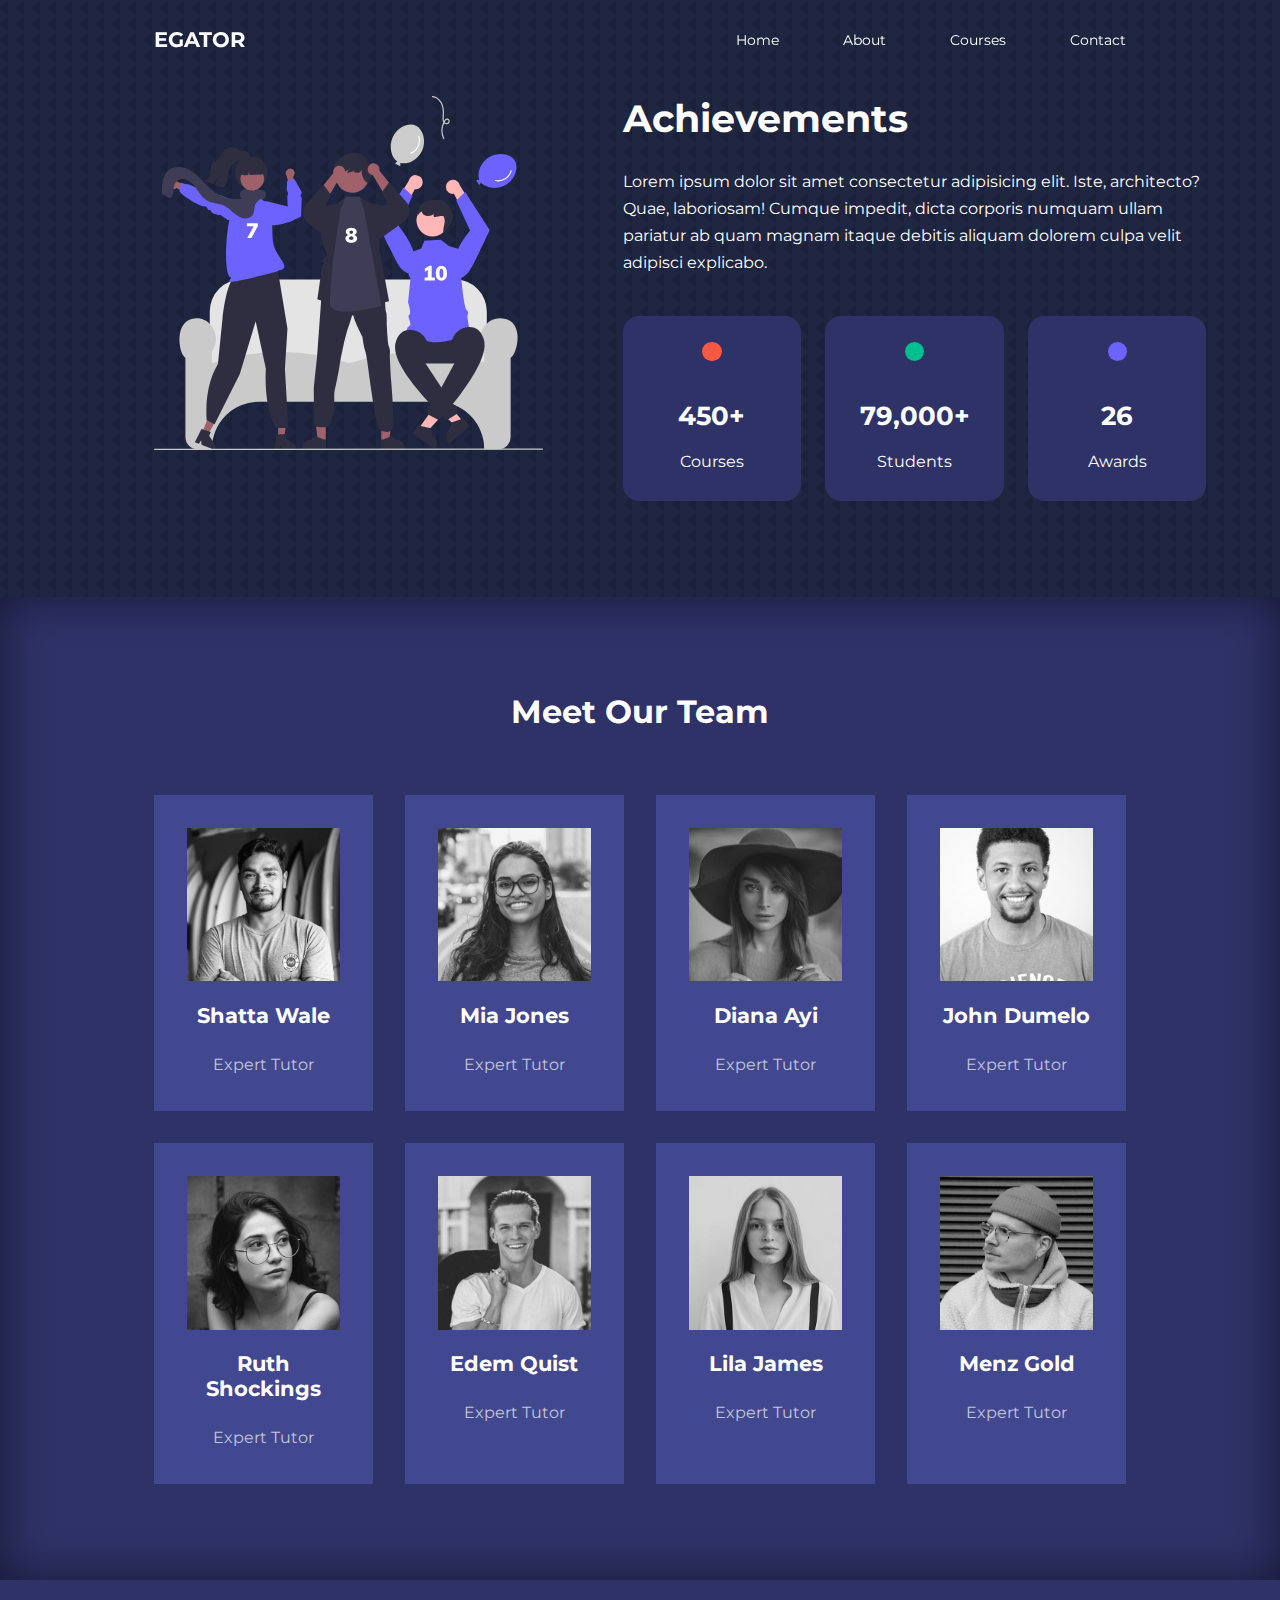
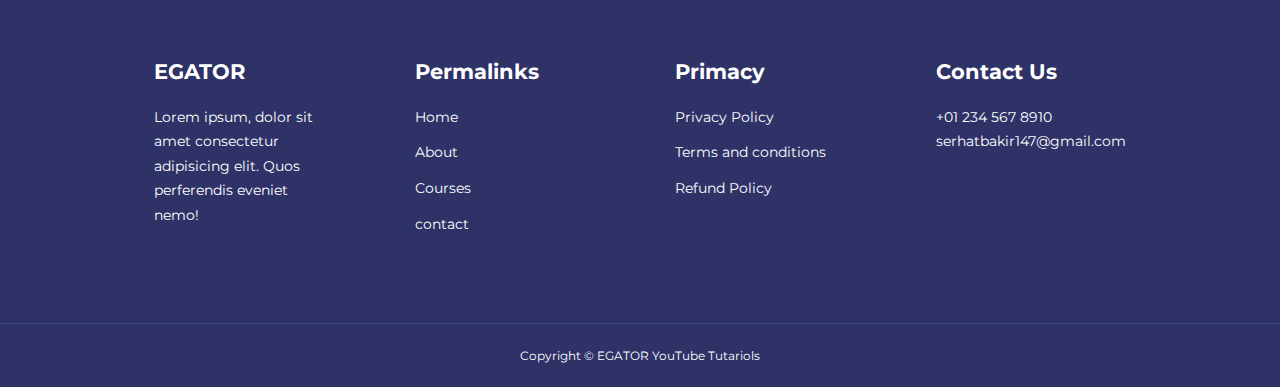
<file: about.html>
<!DOCTYPE html>
<html lang="en">
  <head>
    <meta charset="UTF-8" />
    <meta name="viewport" content="width=device-width, initial-scale=1.0" />
    <title>Responsive Multipage Education Website</title>

    <!--Iconscout cdn-->
    <link
      rel="stylesheet"
      href="https://unicons.iconscout.com/release/v2.1.6/css/unicons.css"
    />

    <!-- Google Fonts (Montserrat) -->
    <link rel="preconnect" href="https://fonts.googleapis.com" />
    <link rel="preconnect" href="https://fonts.gstatic.com" crossorigin />
    <link
      href="https://fonts.googleapis.com/css2?family=Electrolize&family=Montserrat:wght@300;400;500;600;700;800;900&display=swap"
      rel="stylesheet"
    />

    <link rel="stylesheet" href="css/style.css" />
    <link rel="stylesheet" href="css/about.css" />
    <style>
      body {
        background-image: url("./images/bg-texture.png");
      }
    </style>
  </head>
  <body>
    <!--Navbar Start-->
    <nav>
      <div class="container nav_container">
        <a href="index.html"><h4>EGATOR</h4></a>
        <ul class="nav_menu">
          <li><a href="index.html">Home</a></li>
          <li><a href="about.html">About</a></li>
          <li><a href="courses.html">Courses</a></li>
          <li><a href="contact.html">Contact</a></li>
        </ul>
        <button id="open-menu-btn"><i class="uil uil-bars"></i></button>
        <button id="close-menu-btn"><i class="uil uil-multiply"></i></button>
      </div>
    </nav>
    <!--Navbar End-->

    <section class="about_achievements">
      <div class="container about_achievements-container">
        <div class="about_achievements-left">
          <img src="images/about achievements.svg" alt="" />
        </div>

        <div class="about_achievements-right">
          <h1>Achievements</h1>
          <p>
            Lorem ipsum dolor sit amet consectetur adipisicing elit. Iste,
            architecto? Quae, laboriosam! Cumque impedit, dicta corporis numquam
            ullam pariatur ab quam magnam itaque debitis aliquam dolorem culpa
            velit adipisci explicabo.
          </p>
          <div class="achievements_cards">
            <article class="achievement_card">
              <span class="achievement_icon">
                <i class="uil uil-video"></i>
              </span>
              <h3>450+</h3>
              <p>Courses</p>
            </article>

            <article class="achievement_card">
              <span class="achievement_icon">
                <i class="uil uil-users-alt"></i>
              </span>
              <h3>79,000+</h3>
              <p>Students</p>
            </article>

            <article class="achievement_card">
              <span class="achievement_icon">
                <i class="uil uil-trophy"></i>
              </span>
              <h3>26</h3>
              <p>Awards</p>
            </article>
          </div>
        </div>
      </div>
    </section>

    <!--end of achievements-->

    <section class="team">
      <h2>Meet Our Team</h2>
      <div class="container team_container">
        <article class="team_member">
          <div class="team_member-image">
            <img src="images/tm1.jpg" alt="" />
          </div>
          <div class="team_member-info">
            <h4>Shatta Wale</h4>
            <p>Expert Tutor</p>
          </div>
          <div class="team_member-socials">
            <a href="https://instagram.com" target="_blank"
              ><i class="uil uil-instagram"></i
            ></a>
            <a href="https://twitter.com" target="_blank"
              ><i class="uil uil-twitter-alt"></i
            ></a>
            <a href="https://linkedin.com" target="_blank"
              ><i class="uil uil-linkedin-alt"></i
            ></a>
          </div>
        </article>

        <article class="team_member">
          <div class="team_member-image">
            <img src="images/tm2.jpg" alt="" />
          </div>
          <div class="team_member-info">
            <h4>Mia Jones</h4>
            <p>Expert Tutor</p>
          </div>
          <div class="team_member-socials">
            <a href="https://instagram.com" target="_blank"
              ><i class="uil uil-instagram"></i
            ></a>
            <a href="https://twitter.com" target="_blank"
              ><i class="uil uil-twitter-alt"></i
            ></a>
            <a href="https://linkedin.com" target="_blank"
              ><i class="uil uil-linkedin-alt"></i
            ></a>
          </div>
        </article>

        <article class="team_member">
          <div class="team_member-image">
            <img src="images/tm3.jpg" alt="" />
          </div>
          <div class="team_member-info">
            <h4>Diana Ayi</h4>
            <p>Expert Tutor</p>
          </div>
          <div class="team_member-socials">
            <a href="https://instagram.com" target="_blank"
              ><i class="uil uil-instagram"></i
            ></a>
            <a href="https://twitter.com" target="_blank"
              ><i class="uil uil-twitter-alt"></i
            ></a>
            <a href="https://linkedin.com" target="_blank"
              ><i class="uil uil-linkedin-alt"></i
            ></a>
          </div>
        </article>

        <article class="team_member">
          <div class="team_member-image">
            <img src="images/tm4.jpg" alt="" />
          </div>
          <div class="team_member-info">
            <h4>John Dumelo</h4>
            <p>Expert Tutor</p>
          </div>
          <div class="team_member-socials">
            <a href="https://instagram.com" target="_blank"
              ><i class="uil uil-instagram"></i
            ></a>
            <a href="https://twitter.com" target="_blank"
              ><i class="uil uil-twitter-alt"></i
            ></a>
            <a href="https://linkedin.com" target="_blank"
              ><i class="uil uil-linkedin-alt"></i
            ></a>
          </div>
        </article>

        <article class="team_member">
          <div class="team_member-image">
            <img src="images/tm5.jpg" alt="" />
          </div>
          <div class="team_member-info">
            <h4>Ruth Shockings</h4>
            <p>Expert Tutor</p>
          </div>
          <div class="team_member-socials">
            <a href="https://instagram.com" target="_blank"
              ><i class="uil uil-instagram"></i
            ></a>
            <a href="https://twitter.com" target="_blank"
              ><i class="uil uil-twitter-alt"></i
            ></a>
            <a href="https://linkedin.com" target="_blank"
              ><i class="uil uil-linkedin-alt"></i
            ></a>
          </div>
        </article>

        <article class="team_member">
          <div class="team_member-image">
            <img src="images/tm6.jpg" alt="" />
          </div>
          <div class="team_member-info">
            <h4>Edem Quist</h4>
            <p>Expert Tutor</p>
          </div>
          <div class="team_member-socials">
            <a href="https://instagram.com" target="_blank"
              ><i class="uil uil-instagram"></i
            ></a>
            <a href="https://twitter.com" target="_blank"
              ><i class="uil uil-twitter-alt"></i
            ></a>
            <a href="https://linkedin.com" target="_blank"
              ><i class="uil uil-linkedin-alt"></i
            ></a>
          </div>
        </article>

        <article class="team_member">
          <div class="team_member-image">
            <img src="images/tm7.jpg" alt="" />
          </div>
          <div class="team_member-info">
            <h4>Lila James</h4>
            <p>Expert Tutor</p>
          </div>
          <div class="team_member-socials">
            <a href="https://instagram.com" target="_blank"
              ><i class="uil uil-instagram"></i
            ></a>
            <a href="https://twitter.com" target="_blank"
              ><i class="uil uil-twitter-alt"></i
            ></a>
            <a href="https://linkedin.com" target="_blank"
              ><i class="uil uil-linkedin-alt"></i
            ></a>
          </div>
        </article>

        <article class="team_member">
          <div class="team_member-image">
            <img src="images/tm8.jpg" alt="" />
          </div>
          <div class="team_member-info">
            <h4>Menz Gold</h4>
            <p>Expert Tutor</p>
          </div>
          <div class="team_member-socials">
            <a href="https://instagram.com" target="_blank"
              ><i class="uil uil-instagram"></i
            ></a>
            <a href="https://twitter.com" target="_blank"
              ><i class="uil uil-twitter-alt"></i
            ></a>
            <a href="https://linkedin.com" target="_blank"
              ><i class="uil uil-linkedin-alt"></i
            ></a>
          </div>
        </article>
      </div>
    </section>

    <!--end of team section-->





    <footer>
      <div class="container footer_container">
        <div class="footer_1">
          <a href="index.html" class="footer_logo"><h4>EGATOR</h4></a>
          <p>
            Lorem ipsum, dolor sit amet consectetur adipisicing elit. Quos
            perferendis eveniet nemo!
          </p>
        </div>

        <div class="footer_2">
          <h4>Permalinks</h4>
          <ul class="permalinks">
            <li><a href="index.html">Home</a></li>
            <li><a href="about.html">About</a></li>
            <li><a href="courses.html">Courses</a></li>
            <li><a href="contact.html">contact</a></li>
          </ul>
        </div>

        <div class="footer_3">
          <h4>Primacy</h4>
          <ul class="privacy">
            <li><a href="#">Privacy Policy</a></li>
            <li><a href="#">Terms and conditions</a></li>
            <li><a href="#">Refund Policy</a></li>
          </ul>
        </div>

        <div class="footer_4">
          <h4>Contact Us</h4>
          <div>
            <p>+01 234 567 8910</p>
            <p>serhatbakir147@gmail.com</p>
          </div>

          <ul class="footer_socials">
            <li>
              <a href="#"><i class="uil uil-facebook-f"></i></a>
            </li>
            <li>
              <a href="#"><i class="uil uil-instagram-alt"></i></a>
            </li>
            <li>
              <a href="#"><i class="uil uil-twitter"></i></a>
            </li>
            <li>
              <a href="#"><i class="uil uil-linkedin-alt"></i></a>
            </li>
          </ul>
        </div>
      </div>
      <div class="footer_copyright">
        <small>Copyright &copy; EGATOR YouTube Tutariols</small>
      </div>
    </footer>

    <!--footer end-->

    <script src="main.js"></script>
  </body>
</html>
</file>
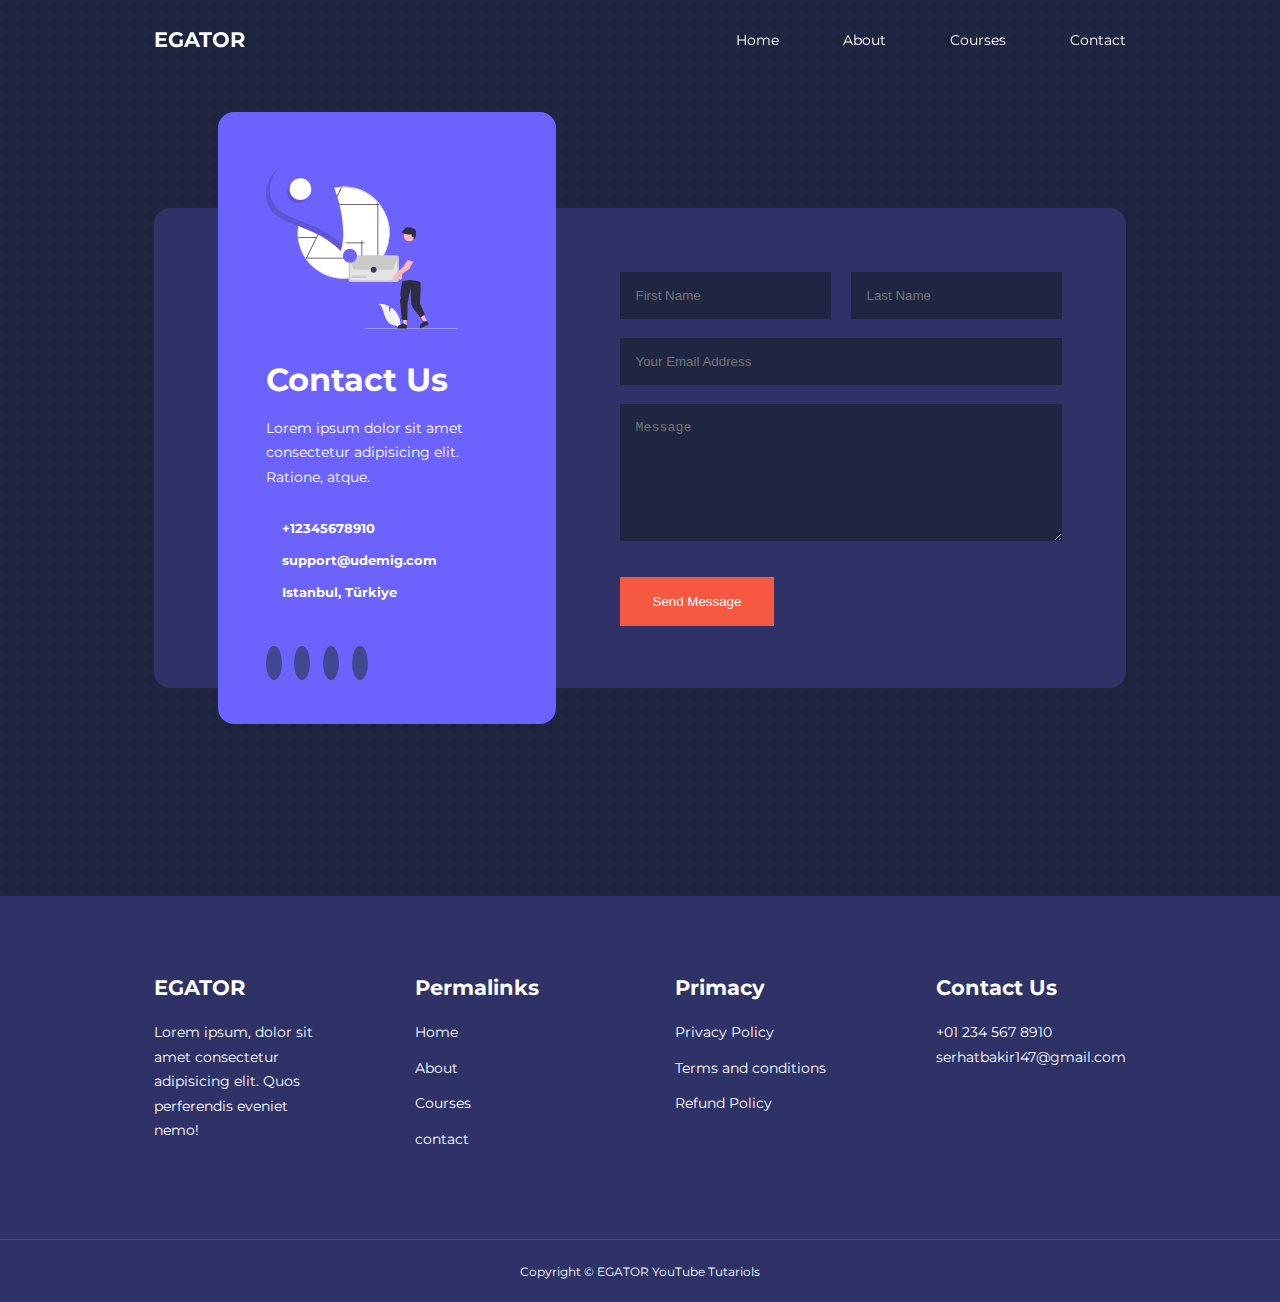
<file: contact.html>
<!DOCTYPE html>
<html lang="en">
  <head>
    <meta charset="UTF-8" />
    <meta name="viewport" content="width=device-width, initial-scale=1.0" />
    <title>Responsive Multipage Education Website</title>

    <!--Iconscout cdn-->
    <link
      rel="stylesheet"
      href="https://unicons.iconscout.com/release/v2.1.6/css/unicons.css"
    />

    <!-- Google Fonts (Montserrat) -->
    <link rel="preconnect" href="https://fonts.googleapis.com" />
    <link rel="preconnect" href="https://fonts.gstatic.com" crossorigin />
    <link
      href="https://fonts.googleapis.com/css2?family=Electrolize&family=Montserrat:wght@300;400;500;600;700;800;900&display=swap"
      rel="stylesheet"
    />

    <link rel="stylesheet" href="css/style.css" />
    <link rel="stylesheet" href="css/contact.css" />
    <style>
        body {
          background-image: url("./images/bg-texture.png");
        }
      </style>
  </head>
  <body>
    <!--Navbar Start-->
    <nav>
      <div class="container nav_container">
        <a href="index.html"><h4>EGATOR</h4></a>
        <ul class="nav_menu">
          <li><a href="index.html">Home</a></li>
          <li><a href="about.html">About</a></li>
          <li><a href="courses.html">Courses</a></li>
          <li><a href="contact.html">Contact</a></li>
        </ul>
        <button id="open-menu-btn"><i class="uil uil-bars"></i></button>
        <button id="close-menu-btn"><i class="uil uil-multiply"></i></button>
      </div>
    </nav>
    <!--Navbar End-->



    <section class="contact">
        <div class="container contact_container">
            <aside class="contact_aside">
                <div class="aside_image">
                    <img src="images/contact.svg" alt="">
                </div>
                <h2>Contact Us</h2>
                <p>Lorem ipsum dolor sit amet consectetur adipisicing elit. Ratione, atque.</p>
                <ul class="contact_details">
                    <li>
                        <i class="uil uil-phone-times"></i>
                        <h5>+12345678910</h5>
                    </li>
                    <li>
                        <i class="uil uil-envelope"></i>
                        <h5>support@udemig.com</h5>
                    </li>
                    <li>
                        <i class="uil uil-location-point"></i>
                        <h5>Istanbul, Türkiye</h5>
                    </li>
                </ul>
                <ul class="contact_socials">
                    <li> <a href="https://facebook.com"><i class="uil uil-facebook-f"></i></a></li>
                    <li> <a href="https://instagram.com"><i class="uil uil-instagram-alt"></i></a></li>
                    <li> <a href="https://twitter.com"><i class="uil uil-twitter"></i></a></li>
                    <li> <a href="https://linkedin.com"><i class="uil uil-linkedin-alt"></i></a></li>
                </ul>
            </aside>







            <form action="https://formspree.io/f/xbjveepj" method="POST" class="contact_form">
                <div class="form_name">
                    <input type="text" name="First Name" placeholder="First Name" required>
                    <input type="text" name="Last Name" placeholder="Last Name" required>
                </div>
                <input type="email" name="Email Address" placeholder="Your Email Address" required>
                <textarea name="Message"  rows="7" placeholder="Message" required></textarea>
                <button type="submit" class="btn btn-primary">Send Message</button>
            </form>
        </div>
    </section>














    <footer>
        <div class="container footer_container">
          <div class="footer_1">
            <a href="index.html" class="footer_logo"><h4>EGATOR</h4></a>
            <p>
              Lorem ipsum, dolor sit amet consectetur adipisicing elit. Quos
              perferendis eveniet nemo!
            </p>
          </div>
  
          <div class="footer_2">
            <h4>Permalinks</h4>
            <ul class="permalinks">
              <li><a href="index.html">Home</a></li>
              <li><a href="about.html">About</a></li>
              <li><a href="courses.html">Courses</a></li>
              <li><a href="contact.html">contact</a></li>
            </ul>
          </div>
  
          <div class="footer_3">
            <h4>Primacy</h4>
            <ul class="privacy">
              <li><a href="#">Privacy Policy</a></li>
              <li><a href="#">Terms and conditions</a></li>
              <li><a href="#">Refund Policy</a></li>
            </ul>
          </div>
  
          <div class="footer_4">
            <h4>Contact Us</h4>
            <div>
              <p>+01 234 567 8910</p>
              <p>serhatbakir147@gmail.com</p>
            </div>
  
            <ul class="footer_socials">
              <li>
                <a href="#"><i class="uil uil-facebook-f"></i></a>
              </li>
              <li>
                <a href="#"><i class="uil uil-instagram-alt"></i></a>
              </li>
              <li>
                <a href="#"><i class="uil uil-twitter"></i></a>
              </li>
              <li>
                <a href="#"><i class="uil uil-linkedin-alt"></i></a>
              </li>
            </ul>
          </div>
        </div>
        <div class="footer_copyright">
          <small>Copyright &copy; EGATOR YouTube Tutariols</small>
        </div>
      </footer>
  
      <!--footer end-->
  
      <script src="main.js"></script>
    </body>
  </html>
</file>
<file: css/style.css>
* {
  margin: 0;
  padding: 0;
  border: 0;
  outline: 0;
  text-decoration: none;
  list-style: none;
  box-sizing: border-box;
}

:root {
  --color-primary: #6c63ff;
  --color-success: #00bf8e;
  --color-warning: #f7c94b;
  --color-danger: #f75842;
  --color-danger-variant: rgba(247, 88, 66, 0.4);
  --color-white: #fff;
  --color-light: rgba(255, 255, 255, 0.7);
  --color-black: #000;
  --color-bg: #1f2641;
  --color-bg1: #2e3267;
  --color-bg2: #424890;

  --container-width-lg: 76%;
  --container-width-md: 90%;
  --container-width-sm: 94%;

  --transition: all 400ms ease;
}

body {
  font-family: "Montserrat", sans-serif;
  line-height: 1.7;
  color: var(--color-white);
  background: var(--color-bg);
}

.container {
  width: var(--container-width-lg);
  margin: 0 auto;
}

section {
  padding: 6rem 0;
}

section h2 {
  text-align: center;
  margin-bottom: 4rem;
}

h1,
h2,
h3,
h4,
h5 {
  line-height: 1.2;
}

h1 {
  font-size: 2.4rem;
}

h2 {
  font-size: 2rem;
}
h3 {
  font-size: 1.6rem;
}

h4 {
  font-size: 1.3rem;
}

a {
  color: var(--color-white);
}

img {
  width: 100%;
  display: block;
  object-fit: cover;
}

.btn {
  display: inline-block;
  background: var(--color-white);
  color: var(--color-black);
  padding: 1rem 2rem;
  border: 1px solid transparent;
  font-weight: 500;
  transition: var(--transition);
}

.btn:hover {
  background: transparent;
  color: var(--color-white);
  border-color: var(--color-white);
}

.btn-primary {
  background: var(--color-danger);
  color: var(--color-white);
}

/*Navbar start */
nav {
  background: transparent;
  width: 100vw;
  height: 5rem;
  position: fixed;
  top: 0;
  z-index: 11;
}

/*change navbar styles on scroll using javascript*/
.window-scroll {
  background: var(--color-primary);
  box-shadow: 0 1rem 2rem rgba(0, 0, 0, 0.2);
}

.nav_container {
  height: 100%;
  display: flex;
  justify-content: space-between;
  align-items: center;
}

nav button {
  display: none;
}

.nav_menu {
  display: flex;
  align-items: center;
  gap: 4rem;
}

.nav_menu a {
  font-size: 0.9rem;
  transition: var(--transition);
}

.nav_menu a:hover {
  color: var(--color-bg2);
}
/*navbar end */

/*header start*/
header {
  position: relative;
  top: 5rem;
  overflow: hidden;
  height: 70vh;
  margin-bottom: 5rem;
}

.header_container {
  display: grid;
  grid-template-columns: 1fr 1fr;
  align-items: center;
  gap: 5rem;
  height: 100%;
}

.header_left p {
  margin: 1rem 0 2.4rem;
}

/*categories */

.categories {
  background: var(--color-bg1);
  height: 32rem;
}

.categories h1 {
  line-height: 1;
  margin-bottom: 3rem;
}

.categories_container {
  display: grid;
  grid-template-columns: 40% 60%;
}

.categories_left {
  margin-right: 4rem;
}

.categories_left p {
  margin: 1rem 0 3rem;
}

.categories_right {
  display: grid;
  grid-template-columns: repeat(3, 1fr);
  gap: 1.2rem;
}

.category {
  background: var(--color-bg2);
  padding: 2rem;
  border-radius: 2rem;
  transition: var(--transition);
}

.category:hover {
  box-shadow: 0 3rem 3rem rgba(0, 0, 0, 0.3);
  z-index: 1;
}

.category:nth-child(2) .category_icon {
  background: var(--color-danger);
}

.category:nth-child(3) .category_icon {
  background: var(--color-success);
}

.category:nth-child(4) .category_icon {
  background: var(--color-warning);
}

.category:nth-child(5) .category_icon {
  background: var(--color-success);
}

.category_icon {
  background: var(--color-primary);
  padding: 0.7rem;
  border-radius: 0.9rem;
}

.category h5 {
  margin: 2rem 0 1rem;
}

.category p {
  font-size: 0.85rem;
}

/*catrgories end*/

/*Popular Courses*/

.courses {
  margin-top: 10rem;
}

.courses_container {
  display: grid;
  grid-template-columns: repeat(3, 1fr);
  gap: 2rem;
}

.course {
  background: var(--color-bg1);
  text-align: center;
  border: 1px solid transparent;
  transition: var(--transition);
}

.course:hover {
  background: transparent;
  border-color: var(--color-primary);
}

.course_info {
  padding: 2rem;
}

.course_info p {
  margin: 1.2rem 0 2rem;
  font-size: 0.9rem;
}
/* FAQs*/

.faqs {
  background: var(--color-bg1);
  box-shadow: inset 0 0 3rem rgba(0, 0, 0, 0.5);
}

.faqs_container {
  display: grid;
  grid-template-columns: 1fr 1fr;
  gap: 1rem;
}

.faq {
  padding: 2rem;
  display: flex;
  align-items: center;
  gap: 1.4rem;
  height: fit-content;
  background: var(--color-primary);
  cursor: pointer;
}

.faq h4 {
  font-size: 1rem;
  line-height: 2.2;
}

.faq_icon {
  align-self: flex-start;
  font-size: 1.2rem;
}

.faq p {
  margin: 0.8rem;
  display: none;
}

.faq.open p {
  display: block;
}

/* Testimonials*/
.testimonials_container {
  overflow-x: hidden;
  position: relative;
  margin-bottom: 5rem;
}

.testimonials {
  padding-top: 2rem;
}

.avatar {
  width: 6rem;
  height: 6rem;
  border-radius: 50%;
  overflow: hidden;
  margin: 0 auto 1rem;
  border: 1rem solid var(--color-bg1);
}

.testimonial_info {
  text-align: center;
}

.testimonial_body {
  background: var(--color-primary);
  padding: 2rem;
  margin-top: 3rem;
  position: relative;
}

.testimonial_body:before {
  content: "";
  display: block;
  background: linear-gradient(
    135deg,
    transparent,
    var(--color-primary),
    var(--color-primary),
    var(--color-primary)
  );
  width: 3rem;
  height: 3rem;
  position: absolute;
  left: 50%;

  top: -1.5rem;
  transform: rotate(45deg);
}

/*footer*/
footer {
  background: var(--color-bg1);
  padding-top: 5rem;
  font-size: 0.9rem;
}

.footer_container {
  display: grid;
  grid-template-columns: repeat(4, 1fr);
  gap: 5rem;
}

.footer_container > div h4 {
  margin-bottom: 1.2rem;
}

.footer_1 p {
  margin: 0 0 2rem;
}

footer ul li {
  margin-bottom: 0.7rem;
}

footer ul li a:hover {
  text-decoration: underline;
}

.footer_socials {
  display: flex;
  gap: 1rem;
  font-size: 1.2rem;
  margin-top: 2rem;
}

.footer_copyright {
  text-align: center;
  margin-top: 4rem;
  padding: 1.2rem 0;
  border-top: 1px solid var(--color-bg2);
}

/*Medai Queries (tablets)*/
@media screen and (max-width: 1024px) {
  .container {
    width: var(--container-width-md);
  }

  h1 {
    font-size: 2.2rem;
  }

  h2 {
    font-size: 1.7rem;
  }

  h3 {
    font-size: 1.4rem;
  }

  h4 {
    font-size: 1.2rem;
  }

  /*Navbar*/
  nav button {
    display: inline-block;
    background: transparent;
    font-size: 1.8rem;
    color: var(--color-white);
    cursor: pointer;
  }

  nav button#close-menu-btn {
    display: none;
  }

  .nav_menu {
    position: fixed;
    top: 5rem;
    right: 5%;
    height: fit-content;
    width: 18rem;
    flex-direction: column;
    gap: 0;
    display: none;
  }

  .nav_menu li {
    width: 100%;
    height: 5.8rem;
    animation: animateNavItems 400ms linear forwards;
    transform-origin: top right;
    opacity: 0;
  }
  .nav_menu li:nth-child(2) {
    animation-delay: 200ms;
  }

  .nav_menu li:nth-child(3) {
    animation-delay: 400ms;
  }

  .nav_menu li:nth-child(4) {
    animation-delay: 600ms;
  }
  @keyframes animateNavItems {
    0% {
        transform: rotateZ(-90deg) rotateX(90deg) scale(0.1);
    }

    100% {
        transform: rotateZ(0) rotateX(0) scale(1);
        opacity: 1;
    }
  }

  .nav_menu li a {
    background: var(--color-primary);
    box-shadow: -4rem 6rem 10rem rgba(0, 0, 0, 0.6);
    width: 100%;
    height: 100%;
    display: grid;
    place-items: center;
  }

  .nav_menu li a:hover {
    background: var(--color-bg2);
    color: var(--color-white);
  }


  /*header*/
  header {
    height: 52vh;
    margin-bottom: 4rem;
  }

  .header_container {
    gap: 0;
    padding-bottom: 3rem;
  }

  /*categories*/

  .categories {
    height: auto;
  }

  .categories_container {
    grid-template-columns: 1fr;
    gap: 3rem;
  }

  .categories_left {
    margin-right: 0;
  }

  /*Popular courses*/
  .courses {
    margin-top: 0;
  }

  .courses_container {
    grid-template-columns: 1fr 1fr;
  }

  /*FAQs*/

  .faqs_container {
    grid-template-columns: 1fr;
  }

  .faq {
    padding: 1.5rem;
  }

  /*Footer*/

  .footer_container {
    grid-template-columns: 1fr 1fr;
  }

}

/* media queries (phones)*/

@media screen and (max-width: 600px) {
  .container {
    width: var(--container-width-sm);
  }

  /*navbar*/

  .nav_menu {
    right: 3%;
  }

  /* header*/
  header {
    height: 100vh;
  }

  .header_container {
    grid-template-columns: 1fr;
    text-align: center;
    margin-top: 0;
  }

  .header_left p {
    margin-bottom: 1.3rem;
  }

  /*categories*/

  .categories_right {
    grid-template-columns: 1fr 1fr;
    gap: 0.7rem;
  }

  .category {
    padding: 1rem;
    border-radius: 1rem;
  }

  .category_icon {
    margin-top: 4px;
    display: inline-block;
  }

  /*popular courses*/

  .courses_container {
    grid-template-columns: 1fr;
  }

  /*testimonials*/

  .testimonial_body {
    padding: 1.2rem;
  }

  /* footer*/

  .footer_container {
    grid-template-columns: 1fr;
    text-align: center;
    gap: 2rem;
  }

  .footer_1 p {
    margin: 1rem auto;
  }

  .footer_socials {
    justify-content: center;
  }
}
</file>
<file: css/about.css>
:root {
    --color-primary: #6c63ff;
    --color-success: #00bf8e;
    --color-warning: #f7c94b;
    --color-danger: #f75842;
    --color-danger-variant: rgba(247, 88, 66, 0.4);
    --color-white: #fff;
    --color-light: rgba(255, 255, 255, 0.7);
    --color-black: #000;
    --color-bg: #1f2641;
    --color-bg1: #2e3267;
    --color-bg2: #424890;
  
    --container-width-lg: 76%;
    --container-width-md: 90%;
    --container-width-sm: 94%;
  
    --transition: all 400ms ease;
  }

/*Achievements*/



.about_achievements-container {
    display: grid;
    grid-template-columns: 40% 60%;
    gap: 5rem;
}

.about_achievements-right > p {
    margin: 1.6rem 0 2.5rem;
}

.achievements_cards {
    display: grid;
    grid-template-columns: repeat(3, 1fr);
    gap: 1.5rem;
}

.achievement_card {
    background: var(--color-bg1);
    padding: 1.6rem;
    border-radius: 1rem;
    text-align: center;
    transition: var(--transition);
}

.achievement_card:hover {
    background: var(--color-bg2);
    box-shadow: 0 3rem 3rem rgba(0, 0, 0, 0.3);
}

.achievement_icon {
    background: var(--color-danger);
    padding: 0.6rem;
    border-radius: 1rem;
    display: inline-block;
    margin-bottom: 2rem;
    font-size: 2rem;
}

.achievement_card:nth-child(2) 
.achievement_icon {
    background: var(--color-success);
}

.achievement_card:nth-child(3) 
.achievement_icon {
    background: var(--color-primary);
}

.achievement_card p {
    margin-top: 1rem;
}


/*Team*/

.team {
    background: var(--color-bg1);
    box-shadow: inset 0 0 3rem rgba(0, 0, 0, 0.5);
}

.team_container {
    display: grid;
    grid-template-columns: repeat(4, 1fr);
    gap: 2rem;
}

.team_member {
    background: var(--color-bg2);
    padding: 2rem;
    border: 1px solid transparent;
    transition: var(--transition);
    position: relative;
    overflow: hidden;
}

.team_member:hover {
    background: transparent;
    border-color: var(--color-primary);
}

.team_member-image img {
    filter: saturate(0);
}

.team_member-image img:hover {
    filter: saturate(1);
}

.team_member-info * {
    text-align: center;
    margin-top: 1.4rem;
}

.team_member-info p {
    color: var(--color-light);
}

.team_member-socials {
    position: absolute;
    top: 50%;
    transform: translateY(-50%);
    right: -100%;
    display: flex;
    flex-direction: column;
    background: var(--color-primary);
    border-radius: 1rem 0 0 1rem;
    box-shadow: -2rem 0 2rem rgba(0, 0, 0, 0.3);
    transition: var(--transition);
}

.team_member:hover .team_member-socials {
    right: 0;
}

.team_member-socials a {
    padding: 1rem;
}

/*media queries(tablets)*/
@media screen and (max-width:1024px) {
   .about_achievements {
    margin-top: 2rem;
   }

   .about_achievements-container {
    grid-template-columns: 1fr;
    gap: 4rem;
   }

   .about_achievements-left {
    width: 80%;
    margin: 0 auto;
   }

   .team_container {
    grid-template-columns: repeat(3, 1fr);
    gap: 1.5rem;
   }

   .team_member {
    padding: 1rem;
   }
}

/*media queries(mobile phones)*/

@media screen and (max-width:600px) {
    .achievements_cards {
        grid-template-columns: 1fr 1fr;
        gap: 0.7rem;
    }

    .team_container {
        grid-template-columns: 1fr 1fr;
        gap: 0.7rem;
    }

    .team_member {
        padding: 0;
    }

    .team_member p {
        margin-bottom: 1.5rem;
    }
}
</file>
<file: css/contact.css>
:root {
  --color-primary: #6c63ff;
  --color-success: #00bf8e;
  --color-warning: #f7c94b;
  --color-danger: #f75842;
  --color-danger-variant: rgba(247, 88, 66, 0.4);
  --color-white: #fff;
  --color-light: rgba(255, 255, 255, 0.7);
  --color-black: #000;
  --color-bg: #1f2641;
  --color-bg1: #2e3267;
  --color-bg2: #424890;

  --container-width-lg: 76%;
  --container-width-md: 90%;
  --container-width-sm: 94%;

  --transition: all 400ms ease;
}

.contact_container {
  background: var(--color-bg1);
  padding: 4rem;
  display: grid;
  grid-template-columns: 40% 60%;
  gap: 4rem;
  height: 30rem;
  margin: 7rem auto;
  border-radius: 1rem;
}

/*aside*/

.contact_aside {
    background: var(--color-primary);
    padding: 3rem;
    border-radius: 1rem;
    position: relative;
    bottom: 10rem;
}

.aside_image {
    width: 12rem;
    margin-bottom: 2rem;
}

.contact_aside h2 {
    text-align: left;
    margin-bottom: 1rem;
}

.contact_aside p {
    font-size: 0.9rem;
    margin-bottom: 2rem;
}

.contact_details li {
    display: flex;
    gap: 1rem;
    align-items: center;
    margin-bottom: 1rem;
}

.contact_socials {
    display: flex;
    gap: 0.8rem;
    margin-top: 3rem;
}

.contact_socials a {
    background: var(--color-bg2);
    padding: 0.5rem;
    border-radius: 50%;
    font-size: 0.9rem;
    transition: var(--transition);
}

.contact_socials a:hover {
    background: transparent;
}

/*form*/

.contact_form {
    display: flex;
    flex-direction: column;
    gap: 1.2rem;
    margin-right: 4rem;
}

.form_name {
    display: flex;
    gap: 1.2rem;
}

.contact_form input[type="text"] {
    width: 50%;
}

input, textarea {
    width: 100%;
    padding: 1rem;
    background: var(--color-bg);
    color: var(--color-white);
}

.contact_form .btn {
    width: max-content;
    margin-top: 1rem;
    cursor: pointer;
}

/*media queries (tablets)*/
@media screen and (max-width: 1024px) {
    .contact {
         padding-bottom: 0; 
    }

    .contact_container {
        gap: 1.5rem;
        margin-top: 3rem;
        height: auto;
        padding: 1.5rem;
    }

    .contact_aside {
        width: auto;
        padding: 1.5rem;
        bottom: 0;
    }

    .contact_form {
        align-self: center;
        margin-right: 1.5rem;
    }
}

/*Media Queries (phones) */
@media screen and (max-width:600px) {
    .contact_container {
        grid-template-columns: 1fr;
        gap: 3rem;
        margin-top: 0;
        padding: 0;
    }

    .contact_form {
        margin: 0 1.5rem 3rem;
    }

    .form_name {
        flex-direction: column;
    }

    .form_name input[type="text"] {
        width: 100%;
    }
}
</file>
